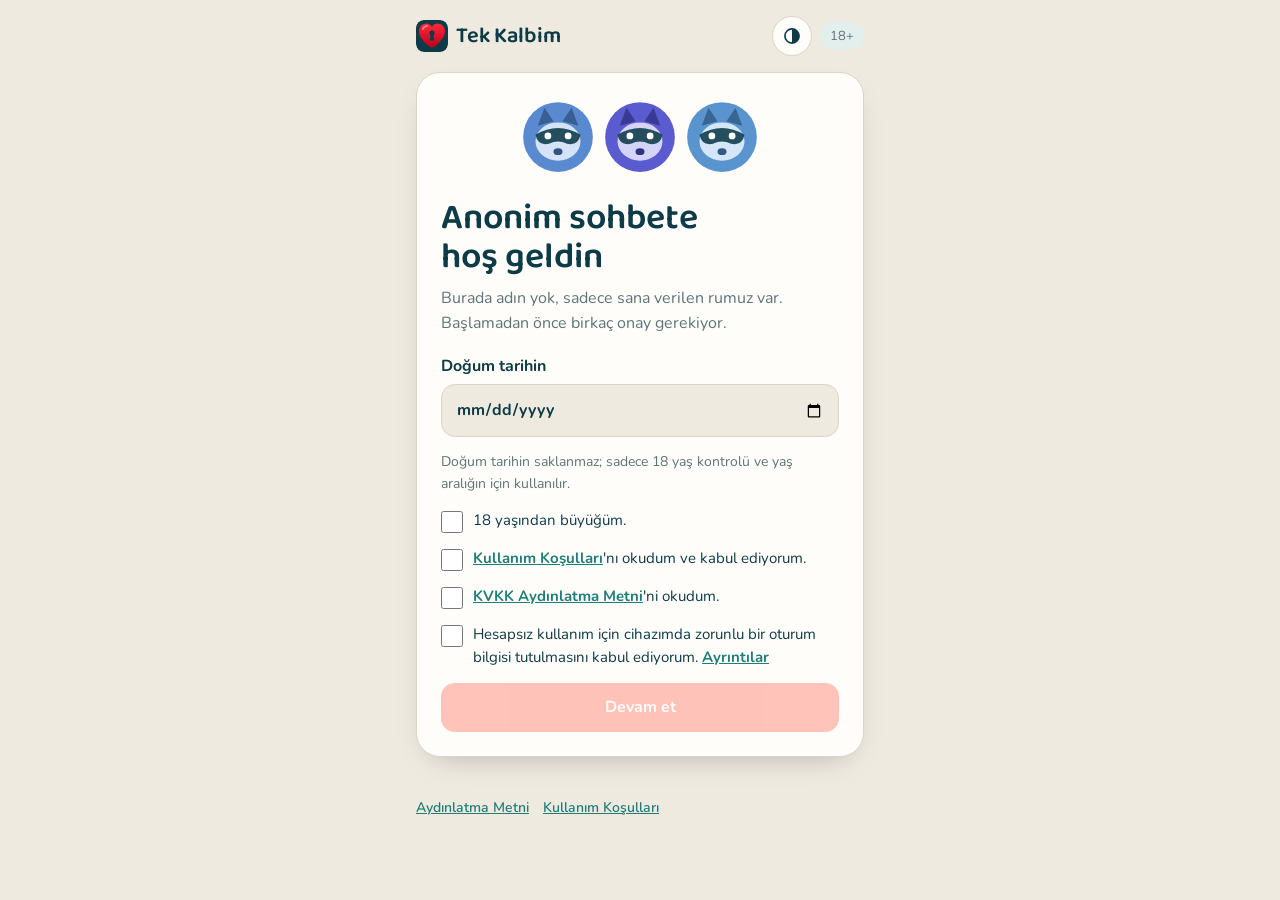
<file: index.html>
<!DOCTYPE html>
<html lang="tr">
<head>
<meta charset="utf-8">
<meta name="viewport" content="width=device-width,initial-scale=1,viewport-fit=cover">
<title>Tek Kalbim</title>
<meta name="description" content="Anonim, yavaş tanışma. Önce sohbet, kalbinin tek bir anahtarı olsun.">
<meta name="theme-color" content="#fffdf9" media="(prefers-color-scheme: light)">
<meta name="theme-color" content="#0f2f3a" media="(prefers-color-scheme: dark)">
<link rel="icon" href="favicon.svg" type="image/svg+xml">
<link rel="apple-touch-icon" href="apple-touch-icon.png">
<link rel="manifest" href="manifest.webmanifest">
<meta name="apple-mobile-web-app-capable" content="yes">
<meta name="apple-mobile-web-app-title" content="Tek Kalbim">
<meta name="apple-mobile-web-app-status-bar-style" content="black-translucent">
<link rel="preload" href="nunito-latin.woff2" as="font" type="font/woff2" crossorigin>
<link rel="preload" href="nunito-latin-ext.woff2" as="font" type="font/woff2" crossorigin>
<link rel="preload" href="baloo2-latin.woff2" as="font" type="font/woff2" crossorigin>
<link rel="preload" href="baloo2-latin-ext.woff2" as="font" type="font/woff2" crossorigin>
<script>try{var t=localStorage.getItem('tk_theme');if(t==='light'||t==='dark')document.documentElement.dataset.theme=t}catch(e){}</script>
<link rel="stylesheet" href="style.css?v=14">
<script src="config.js?v=14"></script>
</head>
<body>
<header class="top"><div class="brand" id="brand" role="link" tabindex="0" aria-label="Ana sayfa" title="Ana sayfa"></div><div class="topr"><button class="themebtn" id="themeBtn" type="button" aria-label="Gece ya da gündüz görünümü"></button><span class="pill" id="topPill">18+</span></div></header>
<main class="app">

<section class="screen on" id="s-loading"><p class="muted">Yükleniyor…</p></section>

<section class="screen" id="s-setup">
  <h2>Kurulum tamamlanmadı</h2>
  <p>config.js dosyasına Supabase proje adresi ve anon anahtarı yazılmalı.</p>
</section>

<section class="screen" id="s-gate">
  <div class="masks" id="masks"></div>
  <h1>Anonim sohbete hoş geldin</h1>
  <p class="muted">Burada adın yok, sadece sana verilen rumuz var. Başlamadan önce birkaç onay gerekiyor.</p>
  <div class="stack">
    <label class="f">Doğum tarihin
      <input type="date" id="birth" min="1915-01-01">
    </label>
    <span class="small muted">Doğum tarihin saklanmaz; sadece 18 yaş kontrolü ve yaş aralığın için kullanılır.</span>
    <label class="chk"><input type="checkbox" id="c18"><span>18 yaşından büyüğüm.</span></label>
    <label class="chk"><input type="checkbox" id="cTerms"><span><button class="link" data-doc="terms">Kullanım Koşulları</button>'nı okudum ve kabul ediyorum.</span></label>
    <label class="chk"><input type="checkbox" id="cKvkk"><span><button class="link" data-doc="kvkk">KVKK Aydınlatma Metni</button>'ni okudum.</span></label>
    <label class="chk"><input type="checkbox" id="cCookie"><span>Hesapsız kullanım için cihazımda zorunlu bir oturum bilgisi tutulmasını kabul ediyorum. <button class="link" data-doc="cookie">Ayrıntılar</button></span></label>
    <p class="err" id="gateErr" hidden></p>
    <button class="btn" id="gateGo" disabled>Devam et</button>
  </div>
</section>

<section class="screen" id="s-profile">
  <h2>Seni biraz tanıyalım</h2>
  <div class="stack">
    <div><b>Cinsiyetin</b> <span class="small muted">(sonradan değiştirilemez)</span><div class="seg" id="myGender" style="margin-top:8px"><button aria-pressed="false" data-v="K">Kadın</button><button aria-pressed="false" data-v="E">Erkek</button></div></div>
    <div><b>Yaş aralığın</b><p class="muted small" id="myRange"></p></div>
    <div><b>Rumuzun</b>
      <div class="nick" style="margin-top:8px"><span id="nickAv"></span><div><b id="nickTxt"></b><span class="small muted">Sohbet ettiğin kişi seni sadece bununla görür.</span></div></div>
      <button class="ghost" id="reroll" style="margin-top:8px;width:100%"></button>
    </div>
    <div><b>İlgi alanların</b> <span class="small muted">(isteğe bağlı, en fazla 5)</span><div class="chips" id="profTags" style="margin-top:8px"></div></div>
    <button class="btn" id="profGo" disabled>Rumuzumla devam et</button>
  </div>
</section>

<section class="screen" id="s-search">
  <div class="nick"><span id="meAv"></span><div><span class="small muted">Rumuzun</span><b id="meNick"></b><span class="small muted" id="meMeta"></span></div></div>
  <p class="small" style="margin:10px 0 0"><b>İlgi alanların:</b> <span id="myTags" class="muted"></span> <button class="link" id="editTags">Düzenle</button></p>
  <h2 style="margin-top:20px">Kiminle konuşmak istersin?</h2>
  <div class="stack">
    <div><b>Cinsiyet</b><div class="seg" id="wantGender" style="margin-top:8px"><button aria-pressed="false" data-v="K">Kadın</button><button aria-pressed="false" data-v="E">Erkek</button><button aria-pressed="true" data-v="*">Farketmez</button></div></div>
    <div><b>Yaş aralığı</b> <span class="small muted">(birden fazla seçebilirsin)</span><div class="chips" id="wantRange" style="margin-top:8px"></div></div>
    <p class="small muted" id="daily" style="margin:0"></p>
    <button class="btn" id="searchGo">Eşleşme ara</button>
  </div>
  <div class="friend" id="friendBox"></div>
  <div class="pushbox" id="installBox" hidden></div>
  <div class="pushbox" id="pushBox" hidden></div>
</section>

<section class="screen" id="s-wait">
  <div class="radar"><span></span><span></span><span></span><span id="waitAv"></span></div>
  <h2 style="text-align:center">Sana uygun biri aranıyor…</h2>
  <p class="muted" style="text-align:center" id="waitTxt"></p>
  <p style="text-align:center;font:600 22px 'Baloo 2',sans-serif;margin:4px 0" id="waitClock">0:00</p>
  <p class="small muted" style="text-align:center" id="waitHint" hidden>Biraz uzun sürdü. Yaş aralığını ya da cinsiyet filtresini genişletirsen daha hızlı eşleşebilirsin.</p>
  <button class="ghost" id="cancelWait" style="width:100%;margin-top:12px">Vazgeç</button>
</section>

<section class="screen" id="s-qs">
  <div class="nick"><span id="pAv"></span><div><span class="small muted">Eşleştin</span><b id="pNick"></b><span class="small muted" id="pMeta"></span><span class="small tagline" id="pTags"></span></div></div>
  <h3 style="margin-top:18px">Sohbeti açmak için 1–3 soru seç</h3>
  <div class="qtabs" id="qTabs" role="tablist"></div>
  <div class="qlist" id="qlist"></div>
  <div class="qfoot">
    <div class="qfoot-row"><span class="muted small" id="qCount">0 / 3 seçildi</span><button class="link" id="qRandom" type="button">Benim için seç</button></div>
    <button class="btn" id="qGo" disabled>Soruları gönder</button>
    <button class="link" id="qEnd" type="button" style="display:block;margin:10px auto 0">Sohbeti bitir</button>
  </div>
</section>

<section class="screen" id="s-chat">
  <div class="chathead"><span id="cAv"></span><div><b id="cNick" style="font:600 18px 'Baloo 2',sans-serif"></b><div class="small muted" id="cMeta"></div><div class="small tagline" id="cTags"></div></div></div>
  <div class="tools">
    <button class="ghost" id="tFriend">Arkadaş ekle</button>
    <button class="ghost" id="tReport">Şikayet et</button>
    <button class="ghost" id="tBlock">Engelle</button>
    <button class="ghost" id="tEnd">Sohbeti bitir</button>
  </div>
  <div id="banner"></div>
  <div class="rule">Telefon, adres, sosyal medya hesabı ve bağlantı paylaşılamaz; otomatik gizlenir.</div>
  <div class="msgs" id="msgs" aria-live="polite"></div>
  <div class="typing" id="typing" hidden aria-label="yazıyor"><span></span><span></span><span></span></div>
  <div class="kbrow"><button type="button" class="kbdown" id="kbDown" hidden aria-label="Klavyeyi kapat" title="Klavyeyi kapat"><svg viewBox="0 0 24 24" width="24" height="24" aria-hidden="true"><rect x="2.5" y="3.5" width="19" height="11" rx="2.2" fill="none" stroke="currentColor" stroke-width="1.8"/><path d="M6.5 7.5h.01M10 7.5h.01M14 7.5h.01M17.5 7.5h.01M6.5 11h.01M17.5 11h.01M9.5 11h5" stroke="currentColor" stroke-width="2" stroke-linecap="round"/><path d="M8.5 18l3.5 3 3.5-3" fill="none" stroke="currentColor" stroke-width="2" stroke-linecap="round" stroke-linejoin="round"/></svg></button></div>
  <div class="answering" id="answering" hidden><span id="answeringTxt"></span><button class="ghost" id="answerCancel">Vazgeç</button></div>
  <form class="send" id="sendForm"><button type="button" class="ico locked" id="voiceBtn" aria-label="Sesli mesaj" title="Sesli mesaj"><svg viewBox="0 0 48 48" aria-hidden="true"><circle class="trk" cx="24" cy="24" r="21"/><circle class="prg" id="voiceRing" cx="24" cy="24" r="21" pathLength="100" stroke-dasharray="0 100" transform="rotate(-90 24 24)"/><g class="mic" fill="none" stroke="currentColor" stroke-width="2.4" stroke-linecap="round"><rect x="19.5" y="12" width="9" height="15" rx="4.5" fill="currentColor" stroke="none"/><path d="M15.5 23.5a8.5 8.5 0 0 0 17 0M24 32v4.5M19.5 36.5h9"/></g></svg></button><input type="text" id="msgIn" placeholder="Mesaj yaz…" autocomplete="off" maxlength="500"><button class="ico" type="submit" id="sendBtn" aria-label="Gönder" title="Gönder"><svg viewBox="0 0 48 48" aria-hidden="true"><path d="M14 24h18M25 16l8 8-8 8" fill="none" stroke="currentColor" stroke-width="3" stroke-linecap="round" stroke-linejoin="round"/></svg></button></form>
</section>

<section class="screen" id="s-banned">
  <h2>Hesabın geçici olarak askıya alındı</h2>
  <p id="bannedTxt"></p>
  <p class="muted small">Hakkındaki şikayetler incelenene kadar eşleşme yapamazsın.</p>
</section>

<section class="screen" id="s-minor">
  <h2>Bu site 18 yaş ve üzeri içindir</h2>
  <p class="muted">18 yaşından küçük olduğun için siteyi kullanamazsın.</p>
</section>
</main>

<footer class="foot">
  <button class="link" data-doc="kvkk">Aydınlatma Metni</button>
  <button class="link" data-doc="terms">Kullanım Koşulları</button>
  <button class="link" id="deleteMe" hidden>Verilerimi sil</button>
</footer>

<div class="veil" id="veil"><div class="sheet" role="dialog" aria-modal="true" id="sheet"></div></div>

<script src="supabase.js?v=14"></script>
<script type="module" src="app.js?v=14"></script>
</body>
</html>
</file>
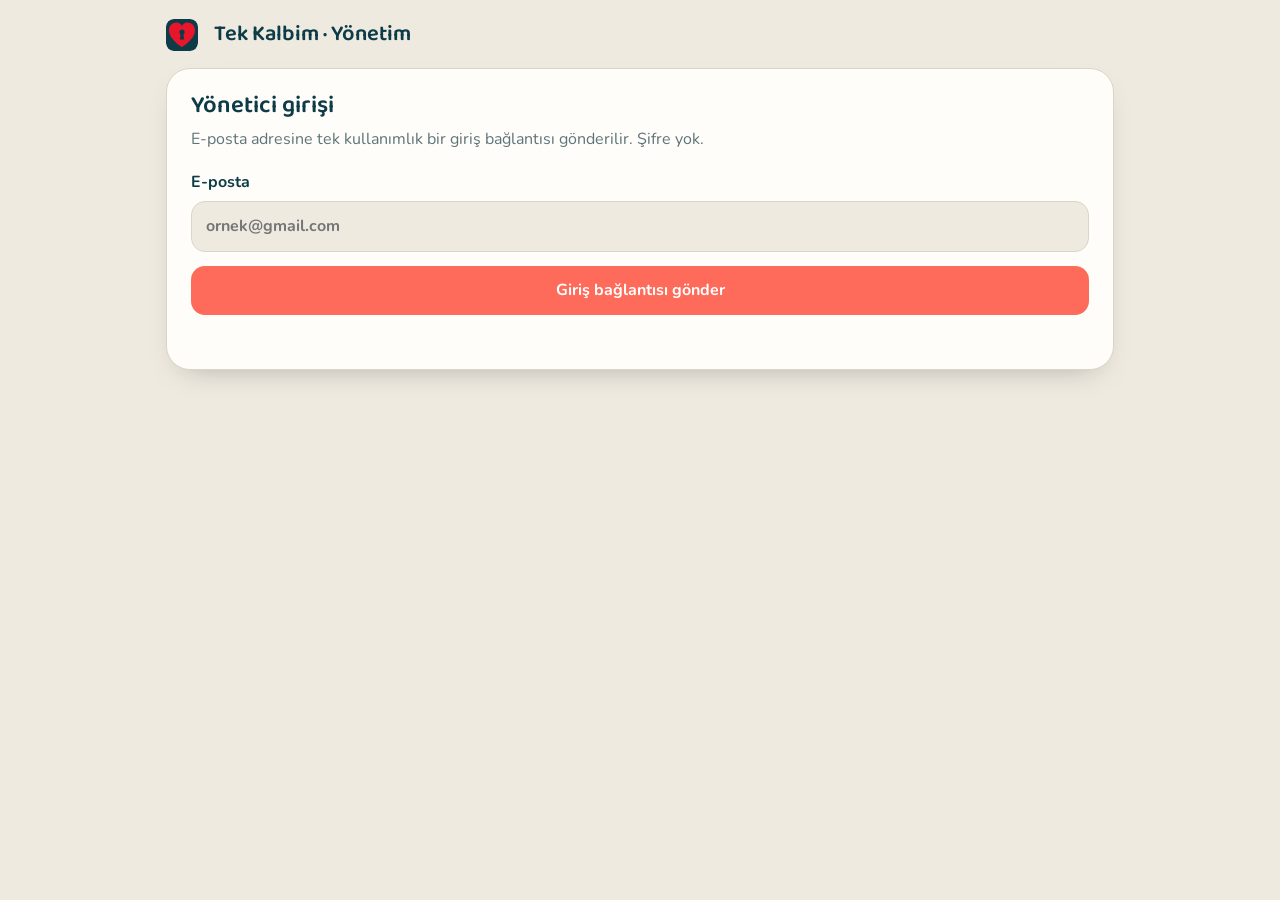
<file: admin.html>
<!DOCTYPE html>
<html lang="tr">
<head>
<meta charset="utf-8">
<meta name="viewport" content="width=device-width,initial-scale=1,viewport-fit=cover">
<meta name="robots" content="noindex,nofollow">
<title>Tek Kalbim — Yönetim</title>
<link rel="icon" href="favicon.svg" type="image/svg+xml">
<link rel="preload" href="nunito-latin.woff2" as="font" type="font/woff2" crossorigin>
<link rel="preload" href="nunito-latin-ext.woff2" as="font" type="font/woff2" crossorigin>
<link rel="preload" href="baloo2-latin.woff2" as="font" type="font/woff2" crossorigin>
<link rel="preload" href="baloo2-latin-ext.woff2" as="font" type="font/woff2" crossorigin>
<script>try{var t=localStorage.getItem('tk_theme');if(t==='light'||t==='dark')document.documentElement.dataset.theme=t}catch(e){}</script>
<link rel="stylesheet" href="style.css?v=14">
<style>
/* Yönetim paneli: sitenin renkleri, daha geniş ve sade bir çalışma ekranı */
.adm{max-width:980px;margin:0 auto;padding:0 16px 48px}
.adm .screen{display:block}
.stats{display:grid;grid-template-columns:repeat(auto-fit,minmax(140px,1fr));gap:10px;margin:16px 0}
.stat{background:var(--soft);border-radius:16px;padding:14px}
.stat b{display:block;font:600 28px 'Baloo 2',sans-serif}
.stat span{font-size:14px;color:var(--muted)}
.stat.alert b{color:var(--danger)}
.tabs{display:flex;gap:6px;flex-wrap:wrap;margin:8px 0 12px}
.tabs button{border:1px solid var(--line);background:var(--bg);color:var(--ink);font-weight:700;padding:8px 14px;min-height:40px}
.tabs button[aria-pressed=true]{background:var(--ink);color:var(--panel);border-color:var(--ink)}
.rep{border:1px solid var(--line);border-radius:18px;padding:16px;margin-bottom:12px;background:var(--panel)}
.rep h3{display:flex;gap:8px;align-items:baseline;flex-wrap:wrap}
.tag{font-size:13px;font-weight:700;padding:3px 10px;border-radius:99px;background:var(--soft);color:var(--ink)}
.tag.red{background:light-dark(#fde3df,#4a1f1a);color:var(--danger)}
.meta{font-size:14px;color:var(--muted);margin:6px 0}
.acts2{display:flex;flex-wrap:wrap;gap:6px;margin-top:10px}
.acts2 button{min-height:40px;padding:8px 12px;font-size:14px;width:auto}
.convo{margin-top:10px;border-top:1px dashed var(--line);padding-top:10px;display:flex;flex-direction:column;gap:6px;max-height:420px;overflow-y:auto}
.convo .m{max-width:90%}
.log{font-size:13px;width:100%;border-collapse:collapse;margin-top:8px}
.log td,.log th{text-align:start;padding:4px 6px;border-bottom:1px solid var(--line)}
.empty{padding:28px;text-align:center;color:var(--muted)}
</style>
</head>
<body>
<header class="top" style="max-width:980px"><div class="brand"><span id="logo"></span>Tek Kalbim · Yönetim</div><button class="link" id="logout" hidden>Çıkış</button></header>
<main class="adm">
  <section class="screen" id="a-login">
    <h2>Yönetici girişi</h2>
    <p class="muted">E-posta adresine tek kullanımlık bir giriş bağlantısı gönderilir. Şifre yok.</p>
    <form class="stack" id="loginForm">
      <label class="f">E-posta<input type="text" inputmode="email" autocomplete="email" id="email" placeholder="ornek@gmail.com"></label>
      <button class="btn" type="submit" id="sendLink">Giriş bağlantısı gönder</button>
      <p class="small muted" id="loginMsg"></p>
    </form>
  </section>
  <section class="screen" id="a-denied" hidden>
    <h2>Bu hesap yönetici değil</h2>
    <p class="muted" id="deniedTxt"></p>
  </section>
  <section id="a-panel" hidden>
    <div class="stats" id="stats"></div>
    <div class="tabs" id="tabs">
      <button data-s="open" aria-pressed="true">Açık şikayetler</button>
      <button data-s="reviewed" aria-pressed="false">İncelenenler</button>
      <button data-s="all" aria-pressed="false">Tümü</button>
    </div>
    <div id="list"></div>
  </section>
</main>
<div class="veil" id="veil"><div class="sheet" role="dialog" aria-modal="true" id="sheet"></div></div>
<script src="config.js?v=14"></script>
<script src="supabase.js?v=14"></script>
<script type="module" src="admin.js?v=14"></script>
</body>
</html>
</file>
<file: style.css>
/* Yazı tipleri sitenin kendisinden yüklenir (Baloo 2 ve Nunito, Türkçe harflerin tamamı dahil) */
@font-face{font-family:'Baloo 2';src:url(baloo2-latin-ext.woff2) format('woff2');font-weight:400 800;font-style:normal;font-display:swap;unicode-range:U+0100-02BA, U+02BD-02C5, U+02C7-02CC, U+02CE-02D7, U+02DD-02FF, U+0304, U+0308, U+0329, U+1D00-1DBF, U+1E00-1E9F, U+1EF2-1EFF, U+2020, U+20A0-20AB, U+20AD-20C4, U+2113, U+2C60-2C7F, U+A720-A7FF}
@font-face{font-family:'Baloo 2';src:url(baloo2-latin.woff2) format('woff2');font-weight:400 800;font-style:normal;font-display:swap;unicode-range:U+0000-00FF, U+0131, U+0152-0153, U+02BB-02BC, U+02C6, U+02DA, U+02DC, U+0304, U+0308, U+0329, U+2000-206F, U+20AC, U+2122, U+2191, U+2193, U+2212, U+2215, U+FEFF, U+FFFD}
@font-face{font-family:'Nunito';src:url(nunito-latin-ext.woff2) format('woff2');font-weight:200 1000;font-style:normal;font-display:swap;unicode-range:U+0100-02BA, U+02BD-02C5, U+02C7-02CC, U+02CE-02D7, U+02DD-02FF, U+0304, U+0308, U+0329, U+1D00-1DBF, U+1E00-1E9F, U+1EF2-1EFF, U+2020, U+20A0-20AB, U+20AD-20C4, U+2113, U+2C60-2C7F, U+A720-A7FF}
@font-face{font-family:'Nunito';src:url(nunito-latin.woff2) format('woff2');font-weight:200 1000;font-style:normal;font-display:swap;unicode-range:U+0000-00FF, U+0131, U+0152-0153, U+02BB-02BC, U+02C6, U+02DA, U+02DC, U+0304, U+0308, U+0329, U+2000-206F, U+20AC, U+2122, U+2191, U+2193, U+2212, U+2215, U+FEFF, U+FFFD}
/* Tek Kalbim — stil dosyası
   VOICE: sıcak, güven veren, sade; kurallar net ama dostça
   IDEA: maskeli balo davetiyesi — herkes bir hayvan maskesiyle girer
   PICTURE: rumuz kartı ve hayvan maskesi avatarları, akışın kendisi
   COLOUR and TYPE: derin petrol mavisi, kum zemin, mercan vurgu; Baloo 2 başlık, Nunito metin
   LAYOUT: ortada telefon genişliğinde tek sütun uygulama, ekranlar arası geçiş */
:root{color-scheme:light dark;--bg:light-dark(#efeae0,#08202a);--panel:light-dark(#fffdf9,#0f2f3a);--ink:light-dark(#0d3b47,#e8f1ef);--muted:light-dark(#5d7479,#9db4b6);--line:light-dark(#dcd4c6,#1f4652);--accent:#ff6b5a;--accent-ink:#fff;--teal:light-dark(#1f7f78,#5cc3b6);--soft:light-dark(#e3efec,#143c47);--danger:light-dark(#c2412f,#ff8a7a)}
:root[data-theme=light]{color-scheme:light}:root[data-theme=dark]{color-scheme:dark}
*{box-sizing:border-box;min-width:0}
body{margin:0;background:var(--bg);color:var(--ink);font:16px/1.55 Nunito,system-ui,sans-serif;overflow-x:clip}
h1,h2,h3{font-family:'Baloo 2',Nunito,sans-serif;font-weight:600;line-height:1.1;text-wrap:balance;margin:0}
h1{font-size:clamp(28px,7vw,36px)}h2{font-size:24px}h3{font-size:18px}
.top{display:flex;align-items:center;justify-content:space-between;max-width:480px;margin:0 auto;padding:16px}
.brand{font:600 22px 'Baloo 2',sans-serif;display:flex;gap:8px;align-items:center}
.pill{font-size:13px;padding:4px 10px;border-radius:99px;background:var(--soft);color:var(--muted)}
.app{max-width:480px;margin:0 auto;padding:0 16px 40px}
.screen{display:none;background:var(--panel);border:1px solid var(--line);border-radius:24px;padding:24px;box-shadow:0 12px 32px -18px rgb(0 0 0/.35)}
.screen.on{display:block;animation:in .25s ease}
@keyframes in{from{opacity:0;transform:translateY(8px)}}
@media(prefers-reduced-motion:reduce){.screen.on,.bob{animation:none!important}}
p{margin:8px 0}.muted{color:var(--muted)}.small{font-size:14px}
.stack{display:grid;gap:14px;margin-top:18px}
label.f{display:grid;gap:6px;font-weight:700}
input[type=number],input[type=text]{font:inherit;font-size:16px;padding:12px 14px;border-radius:14px;border:1px solid var(--line);background:var(--bg);color:var(--ink);width:100%}
input:focus-visible,button:focus-visible,.chk input:focus-visible{outline:3px solid var(--teal);outline-offset:2px}
.chk{display:flex;gap:10px;align-items:flex-start;font-size:15px}
.chk input{width:22px;height:22px;margin:2px 0 0;accent-color:var(--teal);flex:none}
.link{background:none;border:0;padding:0;color:var(--teal);font:inherit;font-weight:700;text-decoration:underline;cursor:pointer;min-height:0}
button{font:inherit;cursor:pointer;min-height:44px;border-radius:14px}
.btn{border:0;background:var(--accent);color:var(--accent-ink);font-weight:700;padding:12px 18px;width:100%}
.btn:disabled{opacity:.4;cursor:not-allowed}
.ghost{border:1px solid var(--line);background:transparent;color:var(--ink);padding:10px 14px;font-weight:600}
.err{color:var(--danger);font-weight:700;font-size:15px}
.seg{display:grid;grid-template-columns:repeat(auto-fit,minmax(90px,1fr));gap:8px}
.seg button,.chip{border:1px solid var(--line);background:var(--bg);color:var(--ink);font-weight:700;padding:10px}
.seg button[aria-pressed=true],.chip[aria-pressed=true]{background:var(--ink);color:var(--panel);border-color:var(--ink)}
.chips{display:flex;flex-wrap:wrap;gap:8px}
.nick{display:flex;gap:16px;align-items:center;padding:16px;border-radius:20px;background:var(--soft)}
.nick b{font:600 24px 'Baloo 2',sans-serif;display:block}
.av{flex:none;width:64px;height:64px}
.masks{display:flex;justify-content:center;gap:10px;margin:4px 0 18px}
.masks svg{width:72px;height:72px}
.bob{animation:bob 3s ease-in-out infinite}.bob:nth-child(2){animation-delay:.4s}.bob:nth-child(3){animation-delay:.8s}
@keyframes bob{50%{transform:translateY(-6px)}}
.radar{position:relative;width:180px;height:180px;margin:24px auto}
.radar span{position:absolute;inset:0;border-radius:50%;border:2px solid var(--teal);animation:ping 2s ease-out infinite;opacity:0}
.radar span:nth-child(2){animation-delay:.7s}.radar span:nth-child(3){animation-delay:1.4s}
.radar svg{position:absolute;inset:50px;width:80px;height:80px}
@keyframes ping{from{transform:scale(.4);opacity:.9}to{transform:scale(1);opacity:0}}
.qlist{display:grid;gap:8px;margin-top:12px}
.q{text-align:start;border:1px solid var(--line);background:var(--bg);color:var(--ink);padding:12px 14px;font-weight:600}
.rtag{font-size:13px;font-weight:700;color:var(--accent);margin-inline-start:6px;white-space:nowrap}
.q[aria-pressed=true]{border-color:var(--teal);background:var(--soft);box-shadow:inset 4px 0 0 var(--teal)}
.chathead{display:flex;gap:12px;align-items:center;padding-bottom:12px;border-bottom:1px solid var(--line)}
.chathead .av{width:44px;height:44px}
.tools{display:flex;flex-wrap:wrap;gap:6px;margin:12px 0}
.tools button{min-height:40px;font-size:14px}
.rule{font-size:13px;color:var(--muted);background:var(--soft);padding:8px 12px;border-radius:12px}
.msgs{display:flex;flex-direction:column;gap:8px;height:min(46vh,380px);overflow-y:auto;padding:12px 2px}
.m{max-width:82%;padding:10px 14px;border-radius:18px;background:var(--soft);overflow-wrap:anywhere}
.m.me{align-self:flex-end;background:var(--ink);color:var(--panel);border-bottom-right-radius:6px}
.m.them{border-bottom-left-radius:6px}
.m.sys{align-self:center;background:none;color:var(--muted);font-size:13px;text-align:center}
.m small{display:block;opacity:.75;font-size:13px}
.send{display:flex;gap:8px}.voice{display:flex;align-items:center;gap:10px;font-weight:700}.voice i{font-style:normal;display:inline-grid;place-items:center;width:30px;height:30px;border-radius:50%;background:var(--accent);color:#fff;font-size:13px}.voice span.w{flex:1;height:18px;min-width:80px;background:repeating-linear-gradient(90deg,currentColor 0 3px,transparent 3px 6px);opacity:.45;border-radius:4px}.send .btn{width:auto}
.friend{margin-top:18px;padding:14px;border:1px dashed var(--line);border-radius:16px;display:flex;gap:12px;align-items:center;justify-content:space-between;flex-wrap:wrap}
.veil{position:fixed;left:0;right:0;top:var(--vvt,0px);height:var(--vvh,100dvh);background:rgb(4 20 26/.55);display:none;align-items:flex-end;justify-content:center;z-index:20}
.veil .sheet{padding-bottom:calc(24px + env(safe-area-inset-bottom));max-height:calc(var(--vvh,100dvh) * .9)}
.themebtn{position:relative;z-index:6;touch-action:manipulation}
.veil.on{display:flex}
.sheet{background:var(--panel);color:var(--ink);width:min(560px,100%);max-height:88vh;overflow-y:auto;border-radius:24px 24px 0 0;padding:24px}
.sheet h3{margin-bottom:8px}.sheet h4{margin:16px 0 4px;font-size:16px}
.sheet ul{padding-inline-start:20px;margin:6px 0}
.sheet .acts{display:grid;gap:8px;margin-top:18px;position:sticky;bottom:-24px;background:var(--panel);padding:12px 0}
.draft{font-size:13px;color:var(--danger);font-weight:700}
.row{display:flex;gap:8px;flex-wrap:wrap}.row>*{flex:1}
.voice audio{height:36px;max-width:220px}
.rec{display:grid;place-items:center;gap:12px;padding:12px 0}
.rec b{font:600 40px 'Baloo 2',sans-serif}
.dot{width:14px;height:14px;border-radius:50%;background:var(--accent);animation:blink 1s infinite}
@keyframes blink{50%{opacity:.2}}
.banner{margin:10px 0;padding:12px;border-radius:14px;background:var(--soft);display:grid;gap:8px}
.banner .row button{min-height:40px}
.ans{margin-top:6px;min-height:36px;padding:4px 12px;font-size:14px;border-radius:10px;border:1px solid currentColor;background:transparent;color:inherit;font-weight:700}
.foot{max-width:480px;margin:0 auto;padding:0 16px 40px;display:flex;flex-wrap:wrap;gap:14px;font-size:14px}
.foot .link{font-weight:600}
input[type=date]{font:inherit;font-size:16px;padding:12px 14px;border-radius:14px;border:1px solid var(--line);background:var(--bg);color:var(--ink);width:100%}
.answering{font-size:13px;color:var(--muted);display:flex;justify-content:space-between;align-items:center;gap:8px}
.answering button{min-height:32px}
[hidden]{display:none!important}
.send input{flex:1;width:auto;height:50px;border-radius:25px;padding:0 18px;font-size:16px}.send button{flex:none}
.send{align-items:center;padding-top:10px}
.ico{width:50px;height:50px;min-height:50px;border-radius:50%;padding:0;display:grid;place-items:center;flex:none;border:1px solid var(--line);background:transparent;color:var(--ink)}
.ico svg{width:46px;height:46px;display:block}
.ico .trk{fill:none;stroke:var(--line);stroke-width:3}
.ico .prg{fill:none;stroke:var(--teal);stroke-width:3;stroke-linecap:round;transition:stroke-dasharray .4s}
.ico.locked .mic{opacity:.45}
.ico.on{background:var(--accent);border-color:var(--accent);color:#fff}.ico.on .trk,.ico.on .prg{display:none}
#sendBtn.ico{background:var(--accent);border:0;color:#fff}#sendBtn.ico:disabled{opacity:.4}
.brand svg{flex:none;border-radius:8px}
@media(max-width:600px){.top{padding:12px}.app{padding:0 8px 16px}.screen{padding:16px;border-radius:20px}.tools{gap:6px;margin:10px 0}.tools button{min-height:40px;padding:8px 10px;font-size:13px;flex:1 1 auto}.msgs{height:calc(100dvh - 360px);min-height:260px}.foot{padding:0 12px 24px}}
.msgs{margin-top:6px}
.brand{cursor:pointer;border-radius:10px}.brand:focus-visible{outline:3px solid var(--teal);outline-offset:4px}
.m .t{display:block;font-size:11px;opacity:.6;text-align:end;margin-top:2px;font-weight:400}
.typing{align-self:flex-start;display:inline-flex;gap:4px;padding:12px 14px;border-radius:18px 18px 18px 6px;background:var(--soft);width:max-content;margin:4px 0}
.typing span{width:7px;height:7px;border-radius:50%;background:var(--muted);animation:tdot 1.2s infinite}
.typing span:nth-child(2){animation-delay:.15s}.typing span:nth-child(3){animation-delay:.3s}
@keyframes tdot{0%,60%,100%{opacity:.35;transform:translateY(0)}30%{opacity:1;transform:translateY(-3px)}}
@media(prefers-reduced-motion:reduce){.typing span{animation:none}}
#cMeta.typing-now{color:var(--teal);font-weight:700}
.topr{display:flex;gap:8px;align-items:center}
.themebtn{width:40px;height:40px;min-height:40px;border-radius:50%;border:1px solid var(--line);background:var(--panel);color:var(--ink);display:grid;place-items:center;padding:0}
.themeopt{display:flex;gap:12px;align-items:center}.themeopt svg{flex:none}
.chip:disabled{opacity:.4;cursor:not-allowed}
.tagline{display:block;color:var(--teal);font-weight:700}
#cMeta.online::before{content:'';display:inline-block;width:8px;height:8px;border-radius:50%;background:#22a06b;margin-inline-end:6px;vertical-align:middle}
.tick{letter-spacing:-3px;margin-inline-start:2px}.tick.read{font-weight:700}
.qtabs{display:grid;grid-template-columns:repeat(3,minmax(0,1fr));gap:6px;margin-top:12px;padding:4px;border-radius:14px;background:var(--soft)}
.qtabs button{border:0;background:transparent;color:var(--ink);font-weight:700;min-height:40px;border-radius:10px;font-size:14px}
.qtabs button[aria-selected=true]{background:var(--panel);box-shadow:0 1px 4px rgb(0 0 0/.12)}
.qtabs b{display:inline-grid;place-items:center;min-width:20px;height:20px;border-radius:10px;background:var(--accent);color:#fff;font-size:12px;margin-inline-start:4px}
#qlist .q{padding:10px 12px;min-height:44px;font-size:15px}
.qfoot{position:sticky;bottom:0;background:var(--panel);padding:12px 0 2px;margin-top:8px;border-top:1px solid var(--line)}
.qfoot-row{display:flex;justify-content:space-between;align-items:center;margin-bottom:8px}
.pushbox{margin-top:12px;padding:14px;border-radius:16px;background:var(--soft);display:grid;gap:6px}
.pushbox .btn{margin-top:4px}.pushbox .link{justify-self:start}
.kbrow{display:flex;justify-content:flex-end}
.steps{padding-inline-start:22px;margin:8px 0;display:grid;gap:10px}.steps li{line-height:1.5}
.kbdown{display:inline-grid;place-items:center;width:44px;height:36px;min-height:36px;padding:0;border-radius:12px;border:1px solid var(--line);background:var(--panel);color:var(--ink)}
.top{padding-top:max(16px,env(safe-area-inset-top))}
/* Telefonda tam ekran: çerçeve ve kenar boşlukları yok, sohbet ekranı tüm yüksekliği kullanır */
@media(max-width:600px){
  body{background:var(--panel)}
  .top{max-width:none;padding:max(10px,env(safe-area-inset-top)) max(14px,env(safe-area-inset-right)) 10px max(14px,env(safe-area-inset-left));background:var(--panel);border-bottom:1px solid var(--line);position:sticky;top:0;z-index:5}
  .app{padding:0}
  .screen{border:0;border-radius:0;box-shadow:none;padding:16px max(14px,env(safe-area-inset-right)) calc(16px + env(safe-area-inset-bottom)) max(14px,env(safe-area-inset-left))}
  .foot{padding:4px 14px calc(20px + env(safe-area-inset-bottom))}
  body.in-chat{overflow:hidden;overscroll-behavior:none}
  body.in-chat .foot{display:none}
  body.in-chat .top{position:static}
  body.in-chat .app{height:calc(var(--vvh,100dvh) - var(--top-h,57px));overflow:hidden}
  body.in-chat #s-chat.on{display:flex;flex-direction:column;height:100%;padding-top:10px;padding-bottom:calc(8px + env(safe-area-inset-bottom))}
  body.in-chat .msgs{flex:1 1 auto;height:auto;min-height:0}
  body.in-chat .chathead{padding-bottom:8px}
  body.in-chat .rule{font-size:12px;padding:6px 10px}
  /* Klavye açıkken mesajlara yer açılsın */
  body.in-chat.typing-mode .tools, body.in-chat.typing-mode .rule, body.in-chat.typing-mode #cTags{display:none}
}
</file>
